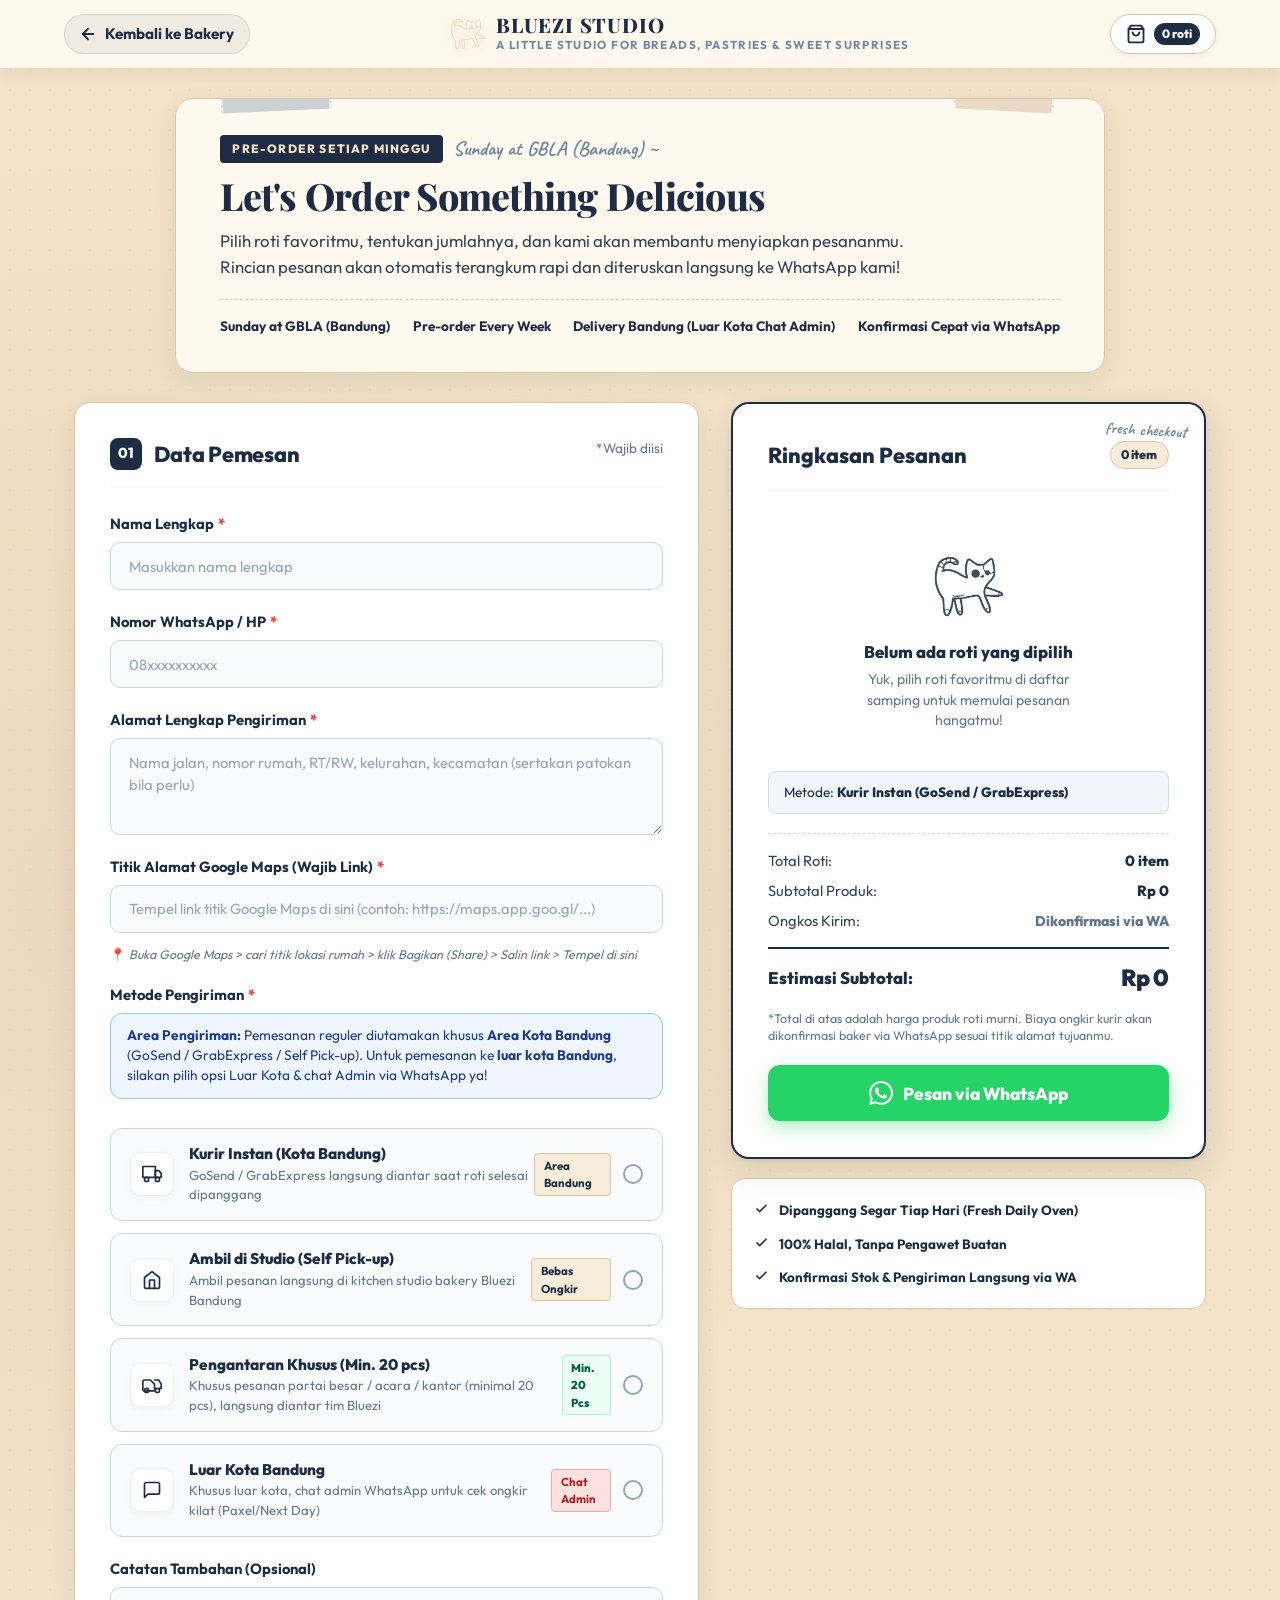
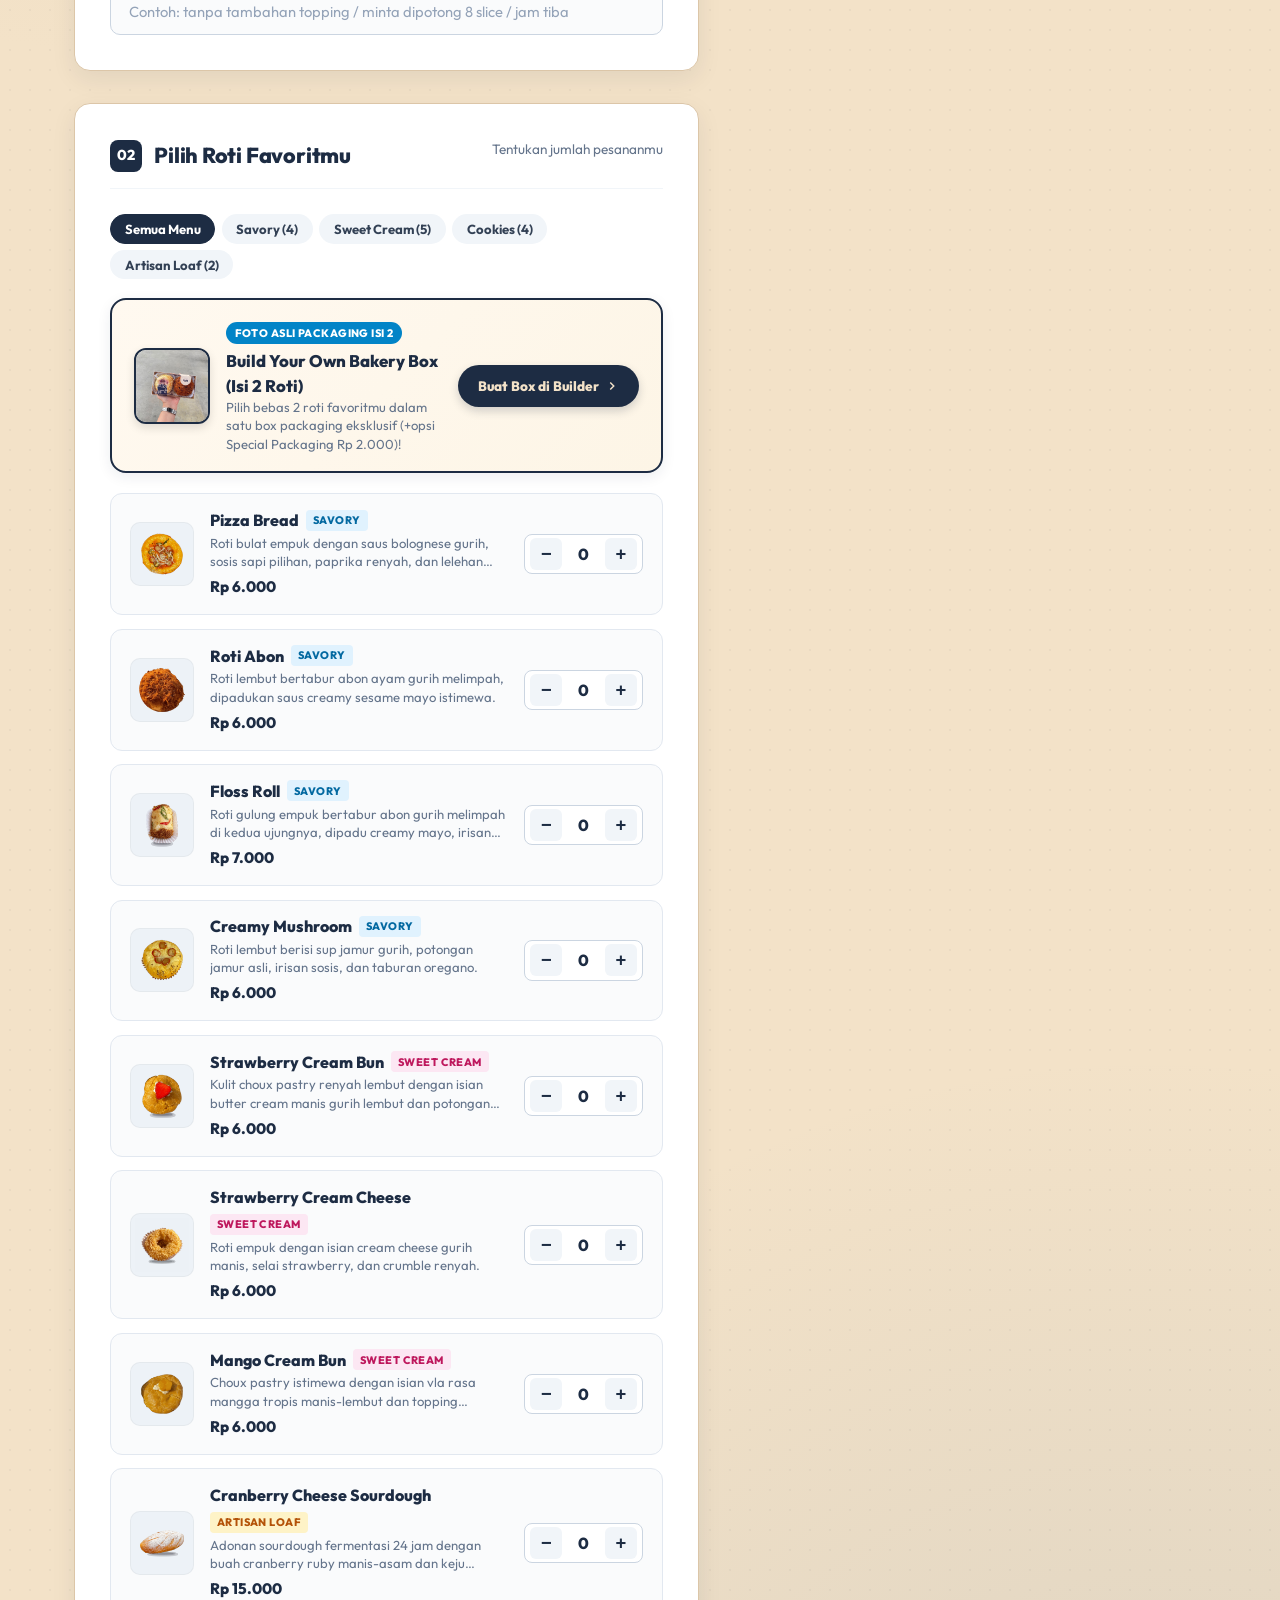
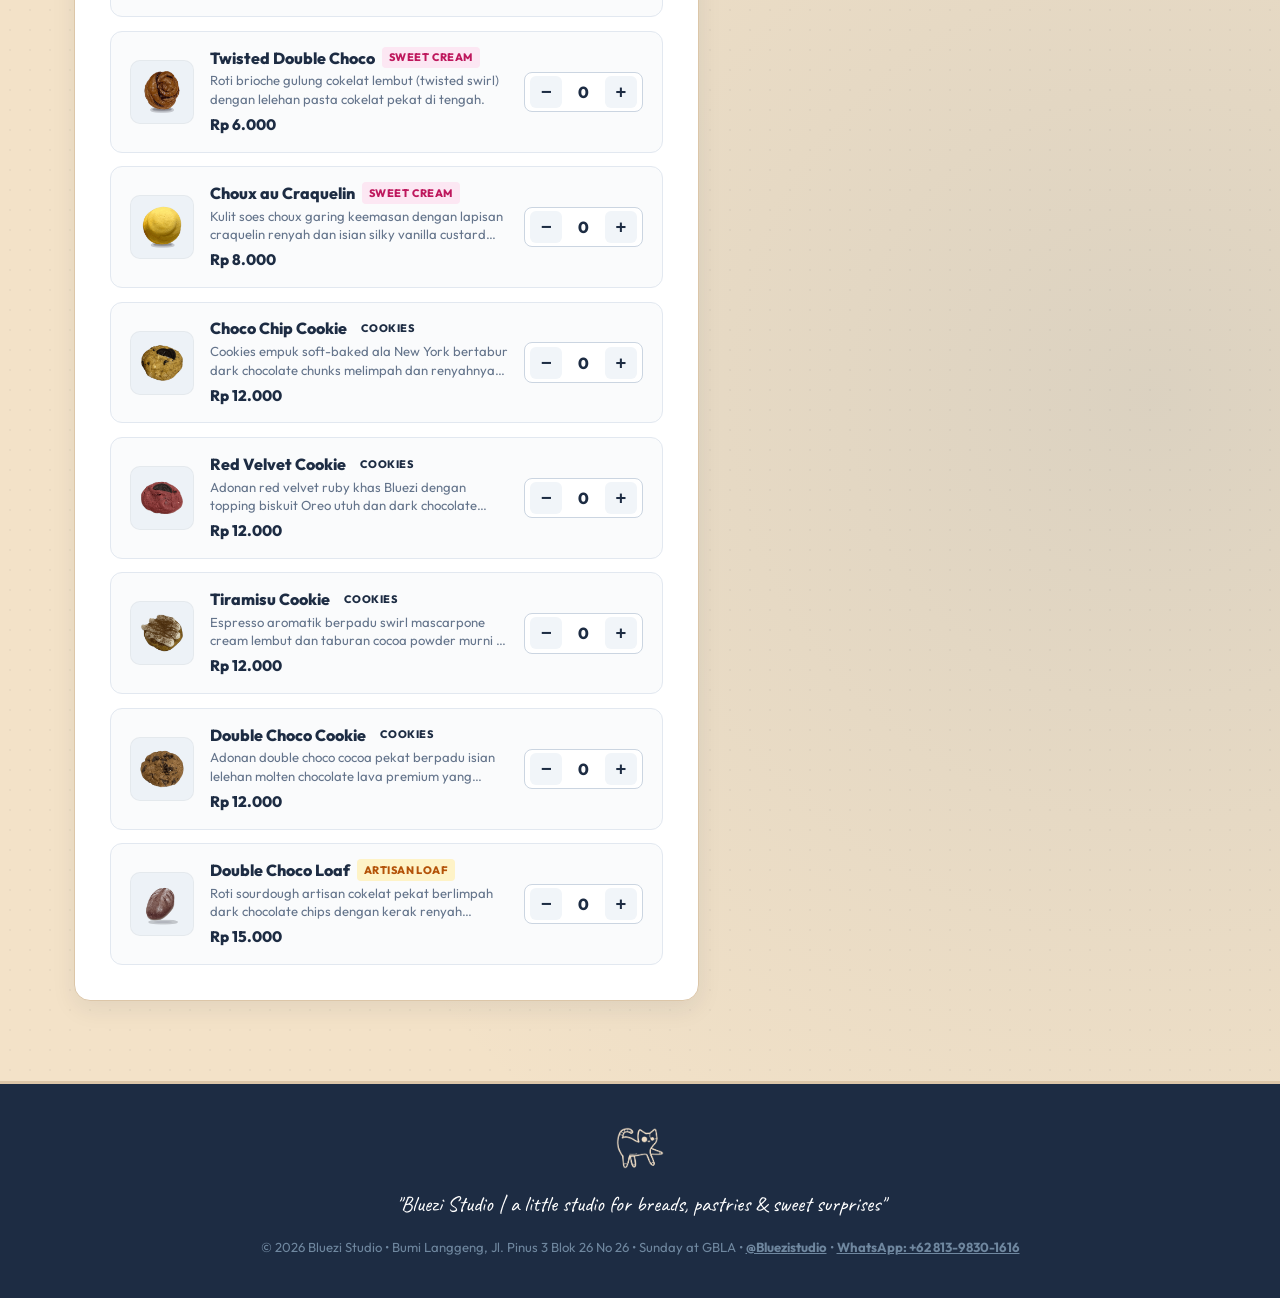
<file: order.html>
<!DOCTYPE html>
<html lang="id">
<head>
  <meta charset="UTF-8">
  <meta name="viewport" content="width=device-width, initial-scale=1.0">
  <title>Pemesanan Roti — BLUEZ' BAKERY | Artisan Bakery & Sourdough</title>
  <!-- Favicon / Cat Mascot Icon -->
  <link rel="icon" type="image/x-icon" href="favicon.ico">
  <link rel="icon" type="image/png" sizes="32x32" href="assets/brand/favicon-32x32.png">
  <link rel="icon" type="image/png" sizes="16x16" href="assets/brand/favicon-16x16.png">
  <link rel="apple-touch-icon" sizes="180x180" href="apple-touch-icon.png">

  <!-- Google Fonts -->
  <link rel="preconnect" href="https://fonts.googleapis.com">
  <link rel="preconnect" href="https://fonts.gstatic.com" crossorigin>
  <link href="https://fonts.googleapis.com/css2?family=Caveat:wght@600;700&family=Outfit:wght@400;500;600;700;800;900&family=Playfair+Display:ital,wght@0,600;0,700;0,800;1,600&family=Plus+Jakarta+Sans:wght@500;600;700;800&display=swap" rel="stylesheet">

  <!-- Stylesheets -->
  <link rel="stylesheet" href="order.css?v=sticky_v9">
</head>
<body class="order-page-body">
  <div class="order-page-wrapper">

    <!-- Top Sticky Header -->
    <header class="order-site-header">
      <div class="order-header-inner">
        <!-- Back Link to Landing Page -->
        <a href="index.html" class="order-back-link" title="Kembali ke halaman utama bakery">
          <svg width="18" height="18" viewBox="0 0 24 24" fill="none" stroke="currentColor" stroke-width="2.5" stroke-linecap="round" stroke-linejoin="round">
            <line x1="19" y1="12" x2="5" y2="12"></line>
            <polyline points="12 19 5 12 12 5"></polyline>
          </svg>
          <span>Kembali ke Bakery</span>
        </a>

        <!-- Brand Centerpiece -->
        <a href="index.html" class="order-brand-center" title="Bluez' Bakery">
          <img src="assets/brand/cat_cream.png" alt="Bluezi Cat Mascot" class="order-brand-cat">
          <div class="order-brand-text">
            <span class="order-brand-title">BLUEZI STUDIO</span>
            <span class="order-brand-sub">a little studio for breads, pastries & sweet surprises</span>
          </div>
        </a>

        <!-- Shopping Bag Counter -->
        <div class="order-header-cart" id="orderHeaderCart" title="Klik untuk lihat ringkasan pesanan">
          <svg width="20" height="20" viewBox="0 0 24 24" fill="none" stroke="currentColor" stroke-width="2.2" stroke-linecap="round" stroke-linejoin="round">
            <path d="M6 2L3 6v14a2 2 0 0 0 2 2h14a2 2 0 0 0 2-2V6l-3-4z"></path>
            <line x1="3" y1="6" x2="21" y2="6"></line>
            <path d="M16 10a4 4 0 0 1-8 0"></path>
          </svg>
          <span class="order-header-cart-badge" id="headerCartCount">0 roti</span>
        </div>
      </div>
    </header>

    <!-- Hero Introduction Banner -->
    <section class="order-hero-banner">
      <div class="order-hero-paper">
        <div class="washi-tape-top-left" aria-hidden="true"></div>
        <div class="washi-tape-top-right" aria-hidden="true"></div>

        <div class="order-hero-meta">
          <span class="order-hero-tag">PRE-ORDER SETIAP MINGGU</span>
          <span class="order-hero-handwrite">Sunday at GBLA (Bandung) ~</span>
        </div>

        <h1 class="order-hero-title">Let's Order Something Delicious</h1>
        <p class="order-hero-desc">
          Pilih roti favoritmu, tentukan jumlahnya, dan kami akan membantu menyiapkan pesananmu. Rincian pesanan akan otomatis terangkum rapi dan diteruskan langsung ke WhatsApp kami!
        </p>

        <div class="order-perks-row">
          <div class="order-perk-item">
            <span>Sunday at GBLA (Bandung)</span>
          </div>
          <div class="order-perk-item">
            <span>Pre-order Every Week</span>
          </div>
          <div class="order-perk-item">
            <span>Delivery Bandung (Luar Kota Chat Admin)</span>
          </div>
          <div class="order-perk-item">
            <span>Konfirmasi Cepat via WhatsApp</span>
          </div>
        </div>
      </div>
    </section>

    <!-- Main Two-Column Layout -->
    <main class="order-main-container">
      
      <!-- LEFT COLUMN: Customer Info Form + Product Selection -->
      <div class="order-left-column">

        <!-- 01 — Data Pemesan Section -->
        <section class="order-card-section" id="sectionDataPemesan">
          <div class="order-section-header">
            <div class="order-section-title-wrap">
              <span class="order-step-num">01</span>
              <h2 class="order-section-title">Data Pemesan</h2>
            </div>
            <span class="order-section-hint">*Wajib diisi</span>
          </div>

          <form class="order-form-fields" onsubmit="event.preventDefault()">
            <!-- Full Name -->
            <div class="order-form-group">
              <label for="custName" class="order-field-label">
                Nama Lengkap <span class="required-star">*</span>
              </label>
              <input 
                type="text" 
                id="custName" 
                class="order-field-input" 
                placeholder="Masukkan nama lengkap" 
                required 
                autocomplete="name"
              >
              <div class="field-error-msg" id="errorName"></div>
            </div>

            <!-- WhatsApp Number -->
            <div class="order-form-group">
              <label for="custPhone" class="order-field-label">
                Nomor WhatsApp / HP <span class="required-star">*</span>
              </label>
              <input 
                type="tel" 
                id="custPhone" 
                class="order-field-input" 
                placeholder="08xxxxxxxxxx" 
                required 
                autocomplete="tel"
              >
              <div class="field-error-msg" id="errorPhone"></div>
            </div>

            <!-- Full Address -->
            <div class="order-form-group">
              <label for="custAddress" class="order-field-label">
                Alamat Lengkap Pengiriman <span class="required-star">*</span>
              </label>
              <textarea 
                id="custAddress" 
                class="order-field-textarea" 
                rows="3" 
                placeholder="Nama jalan, nomor rumah, RT/RW, kelurahan, kecamatan (sertakan patokan bila perlu)" 
                required 
                autocomplete="street-address"
              ></textarea>
              <div class="field-error-msg" id="errorAddress"></div>
            </div>

            <!-- Titik Alamat Google Maps (Wajib Link) -->
            <div class="order-form-group">
              <label for="custMapsLink" class="order-field-label">
                Titik Alamat Google Maps (Wajib Link) <span class="required-star">*</span>
              </label>
              <input 
                type="url" 
                id="custMapsLink" 
                class="order-field-input" 
                placeholder="Tempel link titik Google Maps di sini (contoh: https://maps.app.goo.gl/...)" 
                required 
                autocomplete="off"
              >
              <div class="field-hint-text" style="font-size:0.78rem; color:#64748b; margin-top:0.35rem; line-height:1.4;">
                📍 <em>Buka Google Maps &gt; cari titik lokasi rumah &gt; klik Bagikan (Share) &gt; Salin link &gt; Tempel di sini</em>
              </div>
              <div class="field-error-msg" id="errorMapsLink"></div>
            </div>

            <!-- Delivery Method Selection -->
            <div class="order-form-group">
              <label class="order-field-label">
                Metode Pengiriman <span class="required-star">*</span>
              </label>

              <div class="delivery-notice-box" style="background:#eff6ff; border:1.5px solid #93c5fd; padding:0.75rem 1rem; border-radius:12px; margin-bottom:1rem; font-size:0.86rem; color:#1e3a8a; line-height:1.45;">
                <strong>Area Pengiriman:</strong> Pemesanan reguler diutamakan khusus <strong>Area Kota Bandung</strong> (GoSend / GrabExpress / Self Pick-up). Untuk pemesanan ke <strong>luar kota Bandung</strong>, silakan pilih opsi Luar Kota & chat Admin via WhatsApp ya!
              </div>

              <div class="delivery-options-grid">
                <!-- Option 1: Kurir Instan Bandung -->
                <div class="delivery-card selected" data-value="Kurir Instan Bandung (GoSend / GrabExpress)">
                  <input type="radio" name="orderDelivery" value="Kurir Instan Bandung (GoSend / GrabExpress)" checked>
                  <div class="delivery-card-left">
                    <div class="delivery-icon-box">
                      <svg width="20" height="20" viewBox="0 0 24 24" fill="none" stroke="currentColor" stroke-width="2" stroke-linecap="round" stroke-linejoin="round"><rect x="1" y="3" width="15" height="13"></rect><polygon points="16 8 20 8 23 11 23 16 16 16 16 8"></polygon><circle cx="5.5" cy="18.5" r="2.5"></circle><circle cx="18.5" cy="18.5" r="2.5"></circle></svg>
                    </div>
                    <div class="delivery-text-info">
                      <span class="delivery-name">Kurir Instan (Kota Bandung)</span>
                      <span class="delivery-desc">GoSend / GrabExpress langsung diantar saat roti selesai dipanggang</span>
                    </div>
                  </div>
                  <div class="delivery-card-right">
                    <span class="delivery-badge-tag">Area Bandung</span>
                    <div class="custom-radio-circle"></div>
                  </div>
                </div>

                <!-- Option 2: Ambil di Toko -->
                <div class="delivery-card" data-value="Ambil di Studio (Self Pick-up Bandung)">
                  <input type="radio" name="orderDelivery" value="Ambil di Studio (Self Pick-up Bandung)">
                  <div class="delivery-card-left">
                    <div class="delivery-icon-box">
                      <svg width="20" height="20" viewBox="0 0 24 24" fill="none" stroke="currentColor" stroke-width="2" stroke-linecap="round" stroke-linejoin="round"><path d="M3 9l9-7 9 7v11a2 2 0 0 1-2 2H5a2 2 0 0 1-2-2z"></path><polyline points="9 22 9 12 15 12 15 22"></polyline></svg>
                    </div>
                    <div class="delivery-text-info">
                      <span class="delivery-name">Ambil di Studio (Self Pick-up)</span>
                      <span class="delivery-desc">Ambil pesanan langsung di kitchen studio bakery Bluezi Bandung</span>
                    </div>
                  </div>
                  <div class="delivery-card-right">
                    <span class="delivery-badge-tag">Bebas Ongkir</span>
                    <div class="custom-radio-circle"></div>
                  </div>
                </div>

                <!-- Option 3: Pengantaran Khusus Min 20 pcs -->
                <div class="delivery-card" data-value="Pengantaran Khusus (Minimal 20 pcs)">
                  <input type="radio" name="orderDelivery" value="Pengantaran Khusus (Minimal 20 pcs)">
                  <div class="delivery-card-left">
                    <div class="delivery-icon-box">
                      <svg width="20" height="20" viewBox="0 0 24 24" fill="none" stroke="currentColor" stroke-width="2" stroke-linecap="round" stroke-linejoin="round"><path d="M16 16v1a2 2 0 0 1-2 2H3a2 2 0 0 1-2-2V8a2 2 0 0 1 2-2h7l5 5v5z"></path><circle cx="5.5" cy="18.5" r="2.5"></circle><circle cx="18.5" cy="18.5" r="2.5"></circle><path d="M15 6h5l3 5v5h-2"></path></svg>
                    </div>
                    <div class="delivery-text-info">
                      <span class="delivery-name">Pengantaran Khusus (Min. 20 pcs)</span>
                      <span class="delivery-desc">Khusus pesanan partai besar / acara / kantor (minimal 20 pcs), langsung diantar tim Bluezi</span>
                    </div>
                  </div>
                  <div class="delivery-card-right">
                    <span class="delivery-badge-tag" style="background:#ecfdf5; color:#065f46; border-color:#a7f3d0; font-weight:800;">Min. 20 Pcs</span>
                    <div class="custom-radio-circle"></div>
                  </div>
                </div>

                <!-- Option 4: Luar Kota Chat Admin -->
                <div class="delivery-card" data-value="Luar Kota Bandung (Chat Admin WA)">
                  <input type="radio" name="orderDelivery" value="Luar Kota Bandung (Chat Admin WA)">
                  <div class="delivery-card-left">
                    <div class="delivery-icon-box">
                      <svg width="20" height="20" viewBox="0 0 24 24" fill="none" stroke="currentColor" stroke-width="2" stroke-linecap="round" stroke-linejoin="round"><path d="M21 15a2 2 0 0 1-2 2H7l-4 4V5a2 2 0 0 1 2-2h14a2 2 0 0 1 2 2z"></path></svg>
                    </div>
                    <div class="delivery-text-info">
                      <span class="delivery-name">Luar Kota Bandung</span>
                      <span class="delivery-desc">Khusus luar kota, chat admin WhatsApp untuk cek ongkir kilat (Paxel/Next Day)</span>
                    </div>
                  </div>
                  <div class="delivery-card-right">
                    <span class="delivery-badge-tag" style="background:#fee2e2; color:#b91c1c; border-color:#fca5a5;">Chat Admin</span>
                    <div class="custom-radio-circle"></div>
                  </div>
                </div>
              </div>
            </div>

            <!-- Notes -->
            <div class="order-form-group">
              <label for="custNotes" class="order-field-label">
                Catatan Tambahan (Opsional)
              </label>
              <input 
                type="text" 
                id="custNotes" 
                class="order-field-input" 
                placeholder="Contoh: tanpa tambahan topping / minta dipotong 8 slice / jam tiba"
              >
            </div>
          </form>
        </section>

        <!-- 02 — Pilih Roti Favoritmu Section -->
        <section class="order-card-section" id="sectionPilihRoti">
          <div class="order-section-header">
            <div class="order-section-title-wrap">
              <span class="order-step-num">02</span>
              <h2 class="order-section-title">Pilih Roti Favoritmu</h2>
            </div>
            <span class="order-section-hint">Tentukan jumlah pesananmu</span>
          </div>

          <!-- Category Filter Pills Toolbar -->
          <div class="order-products-toolbar">
            <div class="order-filter-pills" role="tablist" aria-label="Kategori Roti">
              <button type="button" class="order-filter-pill active" data-filter="all">Semua Menu</button>
              <button type="button" class="order-filter-pill" data-filter="savory">Savory (4)</button>
              <button type="button" class="order-filter-pill" data-filter="sweet">Sweet Cream (5)</button>
              <button type="button" class="order-filter-pill" data-filter="cookies">Cookies (4)</button>
              <button type="button" class="order-filter-pill" data-filter="sourdough">Artisan Loaf (2)</button>
            </div>
          </div>

          <!-- Build Your Own Bakery Box Callout Banner -->
          <div class="order-box-builder-promo" style="background: linear-gradient(135deg, #fff9f0 0%, #fdf5e6 100%); border: 2px solid #1D2C43; border-radius: 16px; padding: 1.15rem 1.35rem; margin-bottom: 1.25rem; display: flex; align-items: center; justify-content: space-between; gap: 1.25rem; flex-wrap: wrap; box-shadow: 0 4px 14px rgba(29, 44, 67, 0.08);">
            <div style="display: flex; align-items: center; gap: 1rem; flex: 1; min-width: 260px;">
              <img src="assets/souvenir_roti/box-packaging-berry-abon.jpg" alt="Packaging Box Isi 2 Roti" style="width: 76px; height: 76px; object-fit: cover; border-radius: 12px; border: 2px solid #1D2C43; box-shadow: 0 4px 10px rgba(0,0,0,0.12); flex-shrink: 0;">
              <div>
                <div style="display: inline-block; background: #0284c7; color: #ffffff; font-size: 0.68rem; font-weight: 800; padding: 0.15rem 0.55rem; border-radius: 999px; margin-bottom: 0.25rem; letter-spacing: 0.04em;">FOTO ASLI PACKAGING ISI 2</div>
                <div style="font-family: var(--font-display, 'Outfit', serif); font-size: 1.05rem; font-weight: 800; color: #1D2C43;">
                  Build Your Own Bakery Box (Isi 2 Roti)
                </div>
                <div style="font-size: 0.82rem; color: #64748b; line-height: 1.4;">
                  Pilih bebas 2 roti favoritmu dalam satu box packaging eksklusif (+opsi Special Packaging Rp 2.000)!
                </div>
              </div>
            </div>
            <a href="index.html#box-builder" class="btn-custom-box-link" style="background: #1D2C43; color: #F3E2C8; padding: 0.65rem 1.25rem; border-radius: 999px; font-weight: 800; font-size: 0.85rem; text-decoration: none; display: inline-flex; align-items: center; gap: 0.4rem; white-space: nowrap; box-shadow: 0 4px 10px rgba(29, 44, 67, 0.2);">
              <span>Buat Box di Builder</span>
              <svg width="14" height="14" viewBox="0 0 24 24" fill="none" stroke="currentColor" stroke-width="2.5"><polyline points="9 18 15 12 9 6"></polyline></svg>
            </a>
          </div>

          <!-- Dynamic Products List -->
          <div class="products-selection-list" id="productsListContainer">
            <!-- Populated via order.js -->
          </div>
        </section>

      </div>

      <!-- RIGHT COLUMN: Sticky Order Summary Card -->
      <aside class="order-right-column">
        <div class="order-summary-card">
          <div class="summary-corner-badge">fresh checkout</div>

          <div class="summary-header">
            <h2 class="summary-title">
              <span>Ringkasan Pesanan</span>
            </h2>
            <span class="summary-badge-pill" id="summaryHeaderBadge">0 item</span>
          </div>

          <!-- Empty State (Shown when 0 items) -->
          <div class="summary-empty-state" id="summaryEmptyState">
            <img src="assets/brand/cat_navy.png" alt="Bluezi Cat" class="summary-empty-cat">
            <h3 class="summary-empty-title">Belum ada roti yang dipilih</h3>
            <p class="summary-empty-desc">Yuk, pilih roti favoritmu di daftar samping untuk memulai pesanan hangatmu!</p>
          </div>

          <!-- Selected Products List (Shown when items > 0) -->
          <div class="summary-items-list" id="summaryItemsList" style="display: none;">
            <!-- Populated via order.js -->
          </div>

          <!-- Selected Delivery Pill -->
          <div class="summary-delivery-pill-box" id="summaryDeliveryPill">
            <span>Metode: <strong>Kurir Instan</strong></span>
          </div>

          <!-- Price Calculations Breakdown -->
          <div class="summary-calc-breakdown">
            <div class="summary-calc-row">
              <span>Total Roti:</span>
              <strong id="summaryTotalCount">0 item</strong>
            </div>
            <div class="summary-calc-row">
              <span>Subtotal Produk:</span>
              <strong id="summarySubtotal">Rp 0</strong>
            </div>
            <div class="summary-calc-row">
              <span>Ongkos Kirim:</span>
              <strong style="color: #64748b; font-size: 0.88rem;">Dikonfirmasi via WA</strong>
            </div>

            <div class="summary-calc-row total-row">
              <span class="summary-total-label">Estimasi Subtotal:</span>
              <span class="summary-total-amount" id="summaryTotalEstimate">Rp 0</span>
            </div>
          </div>

          <p class="summary-disclaimer">
            *Total di atas adalah harga produk roti murni. Biaya ongkir kurir akan dikonfirmasi baker via WhatsApp sesuai titik alamat tujuanmu.
          </p>

          <!-- WhatsApp Order Submit Button -->
          <button type="button" class="btn-whatsapp-order" id="btnSubmitOrder" title="Kirim rincian pesanan ke WhatsApp Bluezi Bakery">
            <svg width="24" height="24" viewBox="0 0 24 24" fill="currentColor">
              <path d="M17.472 14.382c-.297-.149-1.758-.867-2.03-.967-.273-.099-.471-.148-.67.15-.197.297-.767.966-.94 1.164-.173.199-.347.223-.644.075-.297-.15-1.255-.463-2.39-1.475-.883-.788-1.48-1.761-1.653-2.059-.173-.297-.018-.458.13-.606.134-.133.298-.347.446-.52.149-.174.198-.298.298-.497.099-.198.05-.371-.025-.52-.075-.149-.669-1.612-.916-2.207-.242-.579-.487-.5-.669-.51-.173-.008-.371-.01-.57-.01-.198 0-.52.074-.792.372-.272.297-1.04 1.016-1.04 2.479 0 1.462 1.065 2.875 1.213 3.074.149.198 2.096 3.2 5.077 4.487.709.306 1.262.489 1.694.625.712.227 1.36.195 1.871.118.571-.085 1.758-.719 2.006-1.413.248-.694.248-1.289.173-1.413-.074-.124-.272-.198-.57-.347m-5.421 7.403h-.004a9.87 9.87 0 01-5.031-1.378l-.361-.214-3.741.982.998-3.648-.235-.374a9.86 9.86 0 01-1.51-5.26c.001-5.45 4.436-9.884 9.888-9.884 2.64 0 5.122 1.03 6.988 2.898a9.825 9.825 0 012.893 6.994c-.003 5.45-4.437 9.885-9.885 9.885m8.413-18.297A11.815 11.815 0 0012.05 0C5.495 0 .16 5.335.157 11.892c0 2.096.547 4.142 1.588 5.945L0 24l6.335-1.652c1.746.953 3.71 1.456 5.711 1.458h.005c6.554 0 11.89-5.335 11.893-11.893a11.821 11.821 0 00-3.48-8.413z"/>
            </svg>
            <span>Pesan via WhatsApp</span>
          </button>
        </div>

        <!-- Trust Badges Container -->
        <div class="summary-trust-box">
          <div class="trust-item">
            <span class="trust-icon">
              <svg width="15" height="15" viewBox="0 0 24 24" fill="none" stroke="currentColor" stroke-width="2.5"><polyline points="20 6 9 17 4 12"></polyline></svg>
            </span>
            <span>Dipanggang Segar Tiap Hari (Fresh Daily Oven)</span>
          </div>
          <div class="trust-item">
            <span class="trust-icon">
              <svg width="15" height="15" viewBox="0 0 24 24" fill="none" stroke="currentColor" stroke-width="2.5"><polyline points="20 6 9 17 4 12"></polyline></svg>
            </span>
            <span>100% Halal, Tanpa Pengawet Buatan</span>
          </div>
          <div class="trust-item">
            <span class="trust-icon">
              <svg width="15" height="15" viewBox="0 0 24 24" fill="none" stroke="currentColor" stroke-width="2.5"><polyline points="20 6 9 17 4 12"></polyline></svg>
            </span>
            <span>Konfirmasi Stok & Pengiriman Langsung via WA</span>
          </div>
        </div>
      </aside>

    </main>

    <!-- Footer -->
    <footer class="order-footer">
      <div class="order-footer-inner">
        <img src="assets/brand/cat_cream.png" alt="Bluezi Cat" class="order-footer-cat">
        <p class="order-footer-quote">"Bluezi Studio | a little studio for breads, pastries & sweet surprises"</p>
        <p class="order-footer-copy">
          © 2026 Bluezi Studio • Bumi Langgeng, Jl. Pinus 3 Blok 26 No 26 • Sunday at GBLA • <a href="https://www.instagram.com/bluezistudio/" target="_blank" rel="noopener" style="color:var(--brand-cream); font-weight:700;">@Bluezistudio</a> • <a href="https://wa.me/6281398301616" target="_blank" rel="noopener" style="color:var(--brand-cream); font-weight:700;">WhatsApp: +62 813-9830-1616</a>
        </p>
      </div>
    </footer>

    <!-- Mobile Sticky Floating Summary & Checkout Bar -->
    <div class="order-mobile-sticky-bar" id="orderMobileBar">
      <div class="mobile-bar-info">
        <span class="mobile-bar-count" id="mobileBarCount">0 Roti dipilih</span>
        <span class="mobile-bar-total" id="mobileBarTotal">Rp 0</span>
      </div>
      <button type="button" class="mobile-bar-btn" id="mobileBarBtn" onclick="scrollToOrderSummary()">
        <span>Lihat Ringkasan</span>
        <svg width="18" height="18" viewBox="0 0 24 24" fill="none" stroke="currentColor" stroke-width="2.5" stroke-linecap="round" stroke-linejoin="round">
          <line x1="5" y1="12" x2="19" y2="12"></line>
          <polyline points="12 5 19 12 12 19"></polyline>
        </svg>
      </button>
    </div>

  </div>

  <!-- Toast Notification Container -->
  <div class="order-toast-container" id="orderToastContainer"></div>

  <!-- Order Page Logic Script -->
  <script src="order.js?v=20261116_v21"></script>
</body>
</html>
</file>
<file: order.css>
/* ==========================================================================
   BLUEZ' BAKERY — DEDICATED ORDERING PAGE STYLESHEET (order.css)
   Aesthetic: Premium Scrapbook E-Commerce UI
   Palette: #1D2C43 (Navy), #F3E2C8 (Cream), #FFF9F0 (Warm White),
            #6F879F (Muted Blue), #DCC6A8 (Soft Beige)
   ========================================================================== */

:root {
  --navy-dark: #121c38;
  --navy-primary: #1d2c43;
  --navy-hover: #141f2e;
  --navy-light: #2c4263;
  --cream-bg: #f3e2c8;
  --cream-warm: #f7ebd9;
  --cream-white: #fff9f0;
  --card-bg: #ffffff;
  --muted-blue: #6f879f;
  --soft-beige: #dcc6a8;
  --border-subtle: #e2e8f0;
  --border-beige: #dcc6a8;
  --text-dark: #1d2c43;
  --text-body: #334155;
  --text-muted: #64748b;
  --whatsapp-green: #25d366;
  --whatsapp-hover: #20bd5a;
  --error-red: #e53e3e;
  --error-bg: #fff5f5;
  --font-primary: 'Outfit', -apple-system, BlinkMacSystemFont, 'Segoe UI', Roboto, sans-serif;
  --font-serif: 'Playfair Display', Georgia, serif;
  --font-hand: 'Caveat', cursive;
  --shadow-sm: 0 2px 6px rgba(29, 44, 67, 0.05);
  --shadow-md: 0 8px 24px rgba(29, 44, 67, 0.08);
  --shadow-lg: 0 16px 36px rgba(29, 44, 67, 0.12);
  --shadow-sticky: 0 12px 32px rgba(29, 44, 67, 0.12), 0 2px 6px rgba(29, 44, 67, 0.06);
}

/* Reset & Base */
*, *::before, *::after {
  box-sizing: border-box;
  margin: 0;
  padding: 0;
}

html {
  scroll-behavior: smooth;
  font-size: 16px;
  overflow-x: clip;
}

body.order-page-body {
  font-family: var(--font-primary);
  background-color: var(--cream-bg);
  background-image: 
    radial-gradient(circle at 10% 20%, rgba(220, 198, 168, 0.35) 0%, transparent 20%),
    radial-gradient(circle at 90% 80%, rgba(111, 135, 159, 0.18) 0%, transparent 25%),
    radial-gradient(rgba(29, 44, 67, 0.04) 1px, transparent 1px);
  background-size: 100% 100%, 100% 100%, 20px 20px;
  color: var(--text-dark);
  min-height: 100vh;
  line-height: 1.5;
  overflow-x: clip;
  -webkit-font-smoothing: antialiased;
}

/* Scrapbook Decorative Edge Elements */
.order-page-wrapper {
  position: relative;
  min-height: 100vh;
  display: flex;
  flex-direction: column;
}

/* ==========================================================================
   ORDER HEADER
   ========================================================================== */
.order-site-header {
  background: rgba(255, 249, 240, 0.94);
  backdrop-filter: blur(12px);
  -webkit-backdrop-filter: blur(12px);
  border-bottom: 1.5px solid rgba(220, 198, 168, 0.7);
  position: sticky;
  top: 0;
  z-index: 100;
  box-shadow: 0 4px 18px rgba(29, 44, 67, 0.06);
}

.order-header-inner {
  max-width: 1200px;
  margin: 0 auto;
  padding: 0.85rem 1.5rem;
  display: flex;
  align-items: center;
  justify-content: space-between;
  gap: 1rem;
}

/* Back Link */
.order-back-link {
  display: inline-flex;
  align-items: center;
  gap: 0.5rem;
  color: var(--navy-primary);
  text-decoration: none;
  font-weight: 700;
  font-size: 0.95rem;
  padding: 0.5rem 0.9rem;
  border-radius: 999px;
  background: rgba(29, 44, 67, 0.06);
  border: 1px solid rgba(29, 44, 67, 0.12);
  transition: all 0.2s cubic-bezier(0.2, 0.8, 0.2, 1);
}

.order-back-link:hover {
  background: var(--navy-primary);
  color: #ffffff;
  transform: translateX(-3px);
  box-shadow: var(--shadow-sm);
}

.order-back-link svg {
  transition: transform 0.2s ease;
}

.order-back-link:hover svg {
  transform: translateX(-2px);
}

/* Brand Wordmark & Cat */
.order-brand-center {
  display: flex;
  align-items: center;
  gap: 0.65rem;
  text-decoration: none;
}

.order-brand-cat {
  width: 36px;
  height: 36px;
  object-fit: contain;
  filter: drop-shadow(0 2px 4px rgba(29, 44, 67, 0.15));
  transition: transform 0.3s ease;
}

.order-brand-center:hover .order-brand-cat {
  transform: rotate(-8deg) scale(1.08);
}

.order-brand-text {
  display: flex;
  flex-direction: column;
}

.order-brand-title {
  font-family: var(--font-serif);
  font-weight: 800;
  font-size: 1.25rem;
  color: var(--navy-primary);
  letter-spacing: 0.04em;
  line-height: 1.1;
}

.order-brand-sub {
  font-size: 0.72rem;
  font-weight: 700;
  letter-spacing: 0.12em;
  text-transform: uppercase;
  color: var(--muted-blue);
}

/* Header Cart Indicator */
.order-header-cart {
  display: inline-flex;
  align-items: center;
  gap: 0.5rem;
  background: #ffffff;
  border: 1.5px solid var(--border-beige);
  padding: 0.45rem 0.95rem;
  border-radius: 999px;
  box-shadow: var(--shadow-sm);
  font-size: 0.88rem;
  font-weight: 700;
  color: var(--navy-primary);
  cursor: pointer;
  transition: all 0.2s ease;
}

.order-header-cart:hover {
  border-color: var(--navy-primary);
  transform: translateY(-1px);
}

.order-header-cart svg {
  color: var(--navy-primary);
}

.order-header-cart-badge {
  background: var(--navy-primary);
  color: #ffffff;
  font-size: 0.75rem;
  font-weight: 800;
  padding: 0.15rem 0.5rem;
  border-radius: 999px;
  min-width: 22px;
  text-align: center;
}

/* ==========================================================================
   PAGE HERO TITLE & INTRO
   ========================================================================== */
.order-hero-banner {
  max-width: 1180px;
  margin: 1.8rem auto 0;
  padding: 0 1.5rem;
  position: relative;
}

.order-hero-paper {
  background: var(--cream-white);
  border-radius: 18px;
  padding: 2.2rem 2.8rem;
  border: 1.5px solid var(--border-beige);
  box-shadow: var(--shadow-md);
  position: relative;
  overflow: hidden;
}

/* Washi Tape Decorations on Hero */
.washi-tape-top-left {
  position: absolute;
  top: -10px;
  left: 45px;
  width: 110px;
  height: 22px;
  background: rgba(111, 135, 159, 0.35);
  border-left: 2px dashed rgba(255, 255, 255, 0.7);
  border-right: 2px dashed rgba(255, 255, 255, 0.7);
  transform: rotate(-2.5deg);
  pointer-events: none;
}

.washi-tape-top-right {
  position: absolute;
  top: -10px;
  right: 50px;
  width: 100px;
  height: 22px;
  background: rgba(220, 198, 168, 0.6);
  border-left: 2px dashed rgba(255, 255, 255, 0.7);
  border-right: 2px dashed rgba(255, 255, 255, 0.7);
  transform: rotate(3deg);
  pointer-events: none;
}

.order-hero-meta {
  display: flex;
  align-items: center;
  gap: 0.6rem;
  margin-bottom: 0.65rem;
}

.order-hero-tag {
  display: inline-block;
  background: var(--navy-primary);
  color: var(--cream-bg);
  font-size: 0.75rem;
  font-weight: 800;
  letter-spacing: 0.1em;
  text-transform: uppercase;
  padding: 0.3rem 0.75rem;
  border-radius: 4px;
}

.order-hero-handwrite {
  font-family: var(--font-hand);
  font-size: 1.25rem;
  color: var(--muted-blue);
  font-weight: 700;
}

.order-hero-title {
  font-family: var(--font-serif);
  font-size: 2.35rem;
  font-weight: 800;
  color: var(--navy-primary);
  line-height: 1.15;
  margin-bottom: 0.65rem;
  letter-spacing: -0.02em;
}

.order-hero-desc {
  font-size: 1.05rem;
  color: var(--text-body);
  max-width: 720px;
  line-height: 1.55;
}

.order-perks-row {
  display: flex;
  flex-wrap: wrap;
  gap: 0.8rem 1.4rem;
  margin-top: 1.2rem;
  padding-top: 1rem;
  border-top: 1px dashed var(--border-beige);
}

.order-perk-item {
  display: inline-flex;
  align-items: center;
  gap: 0.45rem;
  font-size: 0.85rem;
  font-weight: 700;
  color: var(--navy-primary);
}

.order-perk-icon {
  font-size: 1rem;
}

/* ==========================================================================
   MAIN TWO-COLUMN CHECKOUT LAYOUT
   ========================================================================== */
.order-main-container {
  max-width: 1180px;
  margin: 1.8rem auto 5rem;
  padding: 0 1.5rem;
  display: grid;
  grid-template-columns: 1.25fr 0.95fr;
  gap: 2rem;
  align-items: start;
}

/* ==========================================================================
   LEFT COLUMN: FORM & PRODUCTS
   ========================================================================== */
.order-left-column {
  display: flex;
  flex-direction: column;
  gap: 2rem;
}

/* Standard Section Card */
.order-card-section {
  background: #ffffff;
  border-radius: 16px;
  padding: 2.2rem;
  border: 1.5px solid var(--border-beige);
  box-shadow: var(--shadow-md);
  position: relative;
  transition: box-shadow 0.25s ease;
}

.order-card-section:hover {
  box-shadow: var(--shadow-lg);
}

/* Section Header */
.order-section-header {
  display: flex;
  align-items: flex-start;
  justify-content: space-between;
  gap: 1rem;
  margin-bottom: 1.6rem;
  padding-bottom: 1rem;
  border-bottom: 1.5px solid #f1f5f9;
}

.order-section-title-wrap {
  display: flex;
  align-items: center;
  gap: 0.75rem;
}

.order-step-num {
  display: inline-flex;
  align-items: center;
  justify-content: center;
  width: 32px;
  height: 32px;
  background: var(--navy-primary);
  color: #ffffff;
  font-size: 0.9rem;
  font-weight: 800;
  border-radius: 8px;
}

.order-section-title {
  font-family: var(--font-primary);
  font-size: 1.35rem;
  font-weight: 800;
  color: var(--navy-primary);
  letter-spacing: -0.01em;
}

.order-section-hint {
  font-size: 0.85rem;
  color: var(--text-muted);
}

/* ==========================================================================
   01 — CUSTOMER INFORMATION FORM FIELDS
   ========================================================================== */
.order-form-fields {
  display: flex;
  flex-direction: column;
  gap: 1.3rem;
}

.order-form-group {
  display: flex;
  flex-direction: column;
  gap: 0.45rem;
}

.order-field-label {
  font-size: 0.92rem;
  font-weight: 700;
  color: var(--navy-primary);
  display: flex;
  align-items: center;
  gap: 0.25rem;
}

.required-star {
  color: var(--error-red);
  font-weight: 800;
}

.order-field-input,
.order-field-textarea {
  width: 100%;
  font-family: var(--font-primary);
  font-size: 0.95rem;
  color: var(--navy-primary);
  background: #fafbfc;
  border: 1.5px solid #cbd5e1;
  border-radius: 10px;
  padding: 0.82rem 1.1rem;
  transition: all 0.2s cubic-bezier(0.2, 0.8, 0.2, 1);
}

.order-field-input {
  height: 48px;
}

.order-field-textarea {
  min-height: 90px;
  resize: vertical;
  line-height: 1.5;
}

.order-field-input::placeholder,
.order-field-textarea::placeholder {
  color: #94a3b8;
  font-size: 0.92rem;
}

.order-field-input:focus,
.order-field-textarea:focus {
  outline: none;
  background: #ffffff;
  border-color: var(--navy-primary);
  box-shadow: 0 0 0 3.5px rgba(29, 44, 67, 0.12);
}

/* Invalid State */
.order-field-input.input-error,
.order-field-textarea.input-error {
  border-color: var(--error-red) !important;
  background: var(--error-bg);
  box-shadow: 0 0 0 3px rgba(229, 62, 62, 0.15) !important;
}

.field-error-msg {
  font-size: 0.8rem;
  color: var(--error-red);
  font-weight: 700;
  display: none;
  align-items: center;
  gap: 0.35rem;
  margin-top: 0.2rem;
}

.field-error-msg.visible {
  display: flex;
}

/* ==========================================================================
   DELIVERY METHOD SELECTION
   ========================================================================== */
.delivery-options-grid {
  display: grid;
  grid-template-columns: 1fr;
  gap: 0.75rem;
  margin-top: 0.35rem;
}

.delivery-card {
  display: flex;
  align-items: center;
  justify-content: space-between;
  padding: 0.95rem 1.2rem;
  border-radius: 12px;
  border: 1.5px solid #cbd5e1;
  background: #fafbfc;
  cursor: pointer;
  transition: all 0.2s cubic-bezier(0.2, 0.8, 0.2, 1);
  position: relative;
}

.delivery-card:hover {
  background: #f1f5f9;
  border-color: var(--muted-blue);
  transform: translateY(-1px);
}

.delivery-card.selected {
  border-color: var(--navy-primary);
  border-width: 2px;
  background: #f1f6fc;
  box-shadow: 0 4px 14px rgba(29, 44, 67, 0.08);
}

.delivery-card-left {
  display: flex;
  align-items: center;
  gap: 0.9rem;
}

.delivery-icon-box {
  width: 44px;
  height: 44px;
  border-radius: 10px;
  background: #ffffff;
  border: 1px solid rgba(29, 44, 67, 0.08);
  display: flex;
  align-items: center;
  justify-content: center;
  font-size: 1.35rem;
  flex-shrink: 0;
  box-shadow: 0 2px 6px rgba(0, 0, 0, 0.04);
}

.delivery-text-info {
  display: flex;
  flex-direction: column;
}

.delivery-name {
  font-size: 0.96rem;
  font-weight: 800;
  color: var(--navy-primary);
  line-height: 1.25;
}

.delivery-desc {
  font-size: 0.82rem;
  color: var(--text-muted);
  margin-top: 0.15rem;
}

.delivery-card-right {
  display: flex;
  align-items: center;
  gap: 0.75rem;
}

.delivery-badge-tag {
  font-size: 0.72rem;
  font-weight: 700;
  color: var(--navy-primary);
  background: var(--cream-warm);
  border: 1px solid var(--border-beige);
  padding: 0.2rem 0.55rem;
  border-radius: 4px;
}

.custom-radio-circle {
  width: 20px;
  height: 20px;
  border-radius: 50%;
  border: 2px solid #94a3b8;
  display: flex;
  align-items: center;
  justify-content: center;
  transition: all 0.2s ease;
  flex-shrink: 0;
}

.delivery-card.selected .custom-radio-circle {
  border-color: var(--navy-primary);
  background: var(--navy-primary);
}

.custom-radio-circle::after {
  content: '';
  width: 8px;
  height: 8px;
  border-radius: 50%;
  background: #ffffff;
  display: none;
}

.delivery-card.selected .custom-radio-circle::after {
  display: block;
}

.delivery-card input[type="radio"] {
  position: absolute;
  opacity: 0;
  pointer-events: none;
}

/* ==========================================================================
   02 — PRODUCT SELECTION (PILIH ROTI FAVORITMU)
   ========================================================================== */
.order-products-toolbar {
  display: flex;
  align-items: center;
  justify-content: space-between;
  flex-wrap: wrap;
  gap: 0.8rem;
  margin-bottom: 1.2rem;
}

.order-filter-pills {
  display: flex;
  flex-wrap: wrap;
  gap: 0.4rem;
}

.order-filter-pill {
  font-family: var(--font-primary);
  font-size: 0.82rem;
  font-weight: 700;
  color: var(--text-body);
  background: #f1f5f9;
  border: 1.5px solid transparent;
  padding: 0.35rem 0.85rem;
  border-radius: 999px;
  cursor: pointer;
  transition: all 0.18s ease;
}

.order-filter-pill:hover {
  background: #e2e8f0;
}

.order-filter-pill.active {
  background: var(--navy-primary);
  color: #ffffff;
  border-color: var(--navy-primary);
}

.products-selection-list {
  display: flex;
  flex-direction: column;
  gap: 0.85rem;
}

/* Individual Product Card in Order Page */
.order-product-card {
  display: flex;
  align-items: center;
  justify-content: space-between;
  gap: 1rem;
  padding: 0.95rem 1.15rem;
  border-radius: 12px;
  border: 1.5px solid #e2e8f0;
  background: #fafbfc;
  transition: all 0.22s cubic-bezier(0.2, 0.8, 0.2, 1);
}

.order-product-card:hover {
  border-color: #cbd5e1;
  background: #ffffff;
  box-shadow: 0 4px 12px rgba(29, 44, 67, 0.05);
}

.order-product-card.has-qty {
  border-color: var(--navy-primary);
  border-width: 1.5px;
  background: #f8fbff;
  box-shadow: 0 4px 14px rgba(29, 44, 67, 0.08);
}

.order-product-left {
  display: flex;
  align-items: center;
  gap: 1rem;
  min-width: 0;
  flex: 1;
}

.order-product-thumb-box {
  width: 64px;
  height: 64px;
  border-radius: 10px;
  background: #edf2f7;
  border: 1px solid rgba(0, 0, 0, 0.04);
  display: flex;
  align-items: center;
  justify-content: center;
  flex-shrink: 0;
  overflow: hidden;
  padding: 4px;
}

.order-product-thumb {
  width: 100%;
  height: 100%;
  object-fit: contain;
  transition: transform 0.25s ease;
}

.order-product-card:hover .order-product-thumb {
  transform: scale(1.08);
}

.order-product-details {
  display: flex;
  flex-direction: column;
  min-width: 0;
  flex: 1;
}

.order-product-title-row {
  display: flex;
  align-items: center;
  flex-wrap: wrap;
  gap: 0.45rem;
}

.order-product-name {
  font-size: 1rem;
  font-weight: 800;
  color: var(--navy-primary);
  line-height: 1.25;
}

.order-product-badge {
  font-size: 0.68rem;
  font-weight: 800;
  text-transform: uppercase;
  padding: 0.15rem 0.45rem;
  border-radius: 4px;
  letter-spacing: 0.04em;
}

.order-product-badge.badge-savory {
  background: #e0f2fe;
  color: #0369a1;
}

.order-product-badge.badge-sweet {
  background: #fce7f3;
  color: #be185d;
}

.order-product-badge.badge-sourdough {
  background: #fef3c7;
  color: #b45309;
}

.order-product-badge.badge-hampers {
  background: #ede9fe;
  color: #6d28d9;
  border: 1px solid rgba(109, 40, 217, 0.2);
}

.order-thumb-slider {
  position: relative;
  width: 72px;
  height: 72px;
  border-radius: 10px;
  background: #f8efe4;
  border: 1px solid rgba(29, 44, 65, 0.12);
  display: flex;
  align-items: center;
  justify-content: center;
  flex-shrink: 0;
  overflow: hidden;
  padding: 2px;
}

.order-thumb-slider .order-product-thumb {
  width: 100%;
  height: 100%;
  object-fit: cover;
  border-radius: 8px;
}

.order-thumb-nav {
  position: absolute;
  bottom: 2px;
  left: 2px;
  right: 2px;
  display: flex;
  align-items: center;
  justify-content: space-between;
  background: rgba(20, 31, 46, 0.78);
  backdrop-filter: blur(4px);
  border-radius: 6px;
  padding: 1px 3px;
  color: #eedcc4;
  font-size: 0.65rem;
  font-weight: 700;
}

.order-thumb-arrow {
  background: transparent;
  border: none;
  color: #eedcc4;
  font-size: 0.85rem;
  line-height: 1;
  cursor: pointer;
  padding: 1px 3px;
  transition: transform 0.15s ease, color 0.15s ease;
}

.order-thumb-arrow:hover {
  color: #ffffff;
  transform: scale(1.2);
}

.order-thumb-counter {
  font-size: 0.62rem;
  letter-spacing: 0.02em;
}

.order-product-desc {
  font-size: 0.82rem;
  color: var(--text-muted);
  line-height: 1.4;
  margin-top: 0.2rem;
  display: -webkit-box;
  -webkit-line-clamp: 2;
  -webkit-box-orient: vertical;
  overflow: hidden;
}

.order-product-price-tag {
  font-size: 0.95rem;
  font-weight: 800;
  color: var(--navy-primary);
  margin-top: 0.35rem;
}

/* Stepper Controls */
.order-product-controls {
  display: flex;
  align-items: center;
  gap: 0.45rem;
  background: #ffffff;
  border: 1.5px solid #cbd5e1;
  border-radius: 8px;
  padding: 0.2rem 0.35rem;
  flex-shrink: 0;
}

.order-product-card.has-qty .order-product-controls {
  border-color: var(--navy-primary);
}

.stepper-btn {
  width: 32px;
  height: 32px;
  background: #f1f5f9;
  border: none;
  border-radius: 6px;
  font-size: 1.15rem;
  font-weight: 800;
  color: var(--navy-primary);
  cursor: pointer;
  display: flex;
  align-items: center;
  justify-content: center;
  transition: all 0.15s ease;
  user-select: none;
}

.stepper-btn:hover {
  background: var(--navy-primary);
  color: #ffffff;
}

.stepper-btn:active {
  transform: scale(0.92);
}

.stepper-val {
  min-width: 28px;
  text-align: center;
  font-size: 1rem;
  font-weight: 800;
  color: var(--navy-primary);
}

/* ==========================================================================
   RIGHT COLUMN: STICKY ORDER SUMMARY CARD
   ========================================================================== */
.order-right-column {
  position: sticky;
  top: 90px;
  display: flex;
  flex-direction: column;
  gap: 1.2rem;
}

.order-summary-card {
  background: #ffffff;
  border-radius: 18px;
  padding: 2.2rem;
  border: 2px solid var(--navy-primary);
  box-shadow: var(--shadow-sticky);
  position: relative;
  overflow: hidden;
}

/* Scrapbook Corner Stamp */
.summary-corner-badge {
  position: absolute;
  top: 14px;
  right: 18px;
  font-family: var(--font-hand);
  font-size: 1rem;
  color: var(--muted-blue);
  font-weight: 700;
  transform: rotate(3deg);
}

.summary-header {
  display: flex;
  align-items: center;
  justify-content: space-between;
  padding-bottom: 1.2rem;
  border-bottom: 1.5px solid #f1f5f9;
  margin-bottom: 1.2rem;
}

.summary-title {
  font-family: var(--font-primary);
  font-size: 1.35rem;
  font-weight: 800;
  color: var(--navy-primary);
  display: flex;
  align-items: center;
  gap: 0.5rem;
}

.summary-badge-pill {
  background: var(--cream-warm);
  color: var(--navy-primary);
  border: 1px solid var(--border-beige);
  font-size: 0.78rem;
  font-weight: 800;
  padding: 0.2rem 0.65rem;
  border-radius: 999px;
}

/* Empty State */
.summary-empty-state {
  display: flex;
  flex-direction: column;
  align-items: center;
  text-align: center;
  padding: 2.5rem 1rem;
}

.summary-empty-cat {
  width: 72px;
  height: 72px;
  object-fit: contain;
  margin-bottom: 1rem;
  opacity: 0.85;
}

.summary-empty-title {
  font-size: 1.05rem;
  font-weight: 800;
  color: var(--navy-primary);
  margin-bottom: 0.35rem;
}

.summary-empty-desc {
  font-size: 0.88rem;
  color: var(--text-muted);
  max-width: 240px;
  line-height: 1.45;
}

/* Selected Items List */
.summary-items-list {
  display: flex;
  flex-direction: column;
  gap: 0.75rem;
  max-height: 250px;
  overflow-y: auto;
  padding-right: 0.35rem;
  margin-bottom: 1.2rem;
}

.summary-item-row {
  display: flex;
  align-items: center;
  justify-content: space-between;
  gap: 0.75rem;
  padding: 0.65rem 0.85rem;
  background: #f8fafc;
  border-radius: 10px;
  border: 1px solid #e2e8f0;
}

.summary-item-info {
  display: flex;
  align-items: center;
  gap: 0.65rem;
  min-width: 0;
  flex: 1;
}

.summary-item-img {
  width: 36px;
  height: 36px;
  object-fit: contain;
  background: #ffffff;
  border-radius: 6px;
  padding: 2px;
  flex-shrink: 0;
}

.summary-item-title-group {
  display: flex;
  flex-direction: column;
  min-width: 0;
}

.summary-item-name {
  font-size: 0.88rem;
  font-weight: 800;
  color: var(--navy-primary);
  white-space: nowrap;
  overflow: hidden;
  text-overflow: ellipsis;
}

.summary-item-calc {
  font-size: 0.78rem;
  color: var(--text-muted);
}

.summary-item-subtotal {
  font-size: 0.92rem;
  font-weight: 800;
  color: var(--navy-primary);
  white-space: nowrap;
}

.summary-item-remove-btn {
  background: none;
  border: none;
  color: #94a3b8;
  cursor: pointer;
  padding: 0.2rem;
  display: flex;
  align-items: center;
  justify-content: center;
  border-radius: 4px;
  transition: all 0.15s ease;
}

.summary-item-remove-btn:hover {
  color: var(--error-red);
  background: #fee2e2;
}

/* Delivery Choice Display in Summary */
.summary-delivery-pill-box {
  background: #f1f6fc;
  border: 1px solid #d0dbe9;
  border-radius: 8px;
  padding: 0.65rem 0.9rem;
  margin-bottom: 1.2rem;
  display: flex;
  align-items: center;
  gap: 0.55rem;
  font-size: 0.85rem;
  color: var(--navy-primary);
}

.summary-delivery-pill-box strong {
  font-weight: 800;
}

/* Pricing Breakdown */
.summary-calc-breakdown {
  display: flex;
  flex-direction: column;
  gap: 0.5rem;
  padding-top: 1rem;
  border-top: 1.5px dashed #cbd5e1;
}

.summary-calc-row {
  display: flex;
  justify-content: space-between;
  align-items: center;
  font-size: 0.92rem;
  color: var(--text-body);
}

.summary-calc-row strong {
  font-weight: 800;
  color: var(--navy-primary);
}

.summary-calc-row.total-row {
  padding-top: 0.75rem;
  margin-top: 0.4rem;
  border-top: 2px solid var(--navy-primary);
}

.summary-total-label {
  font-size: 1.05rem;
  font-weight: 800;
  color: var(--navy-primary);
}

.summary-total-amount {
  font-size: 1.45rem;
  font-weight: 900;
  color: var(--navy-primary);
  letter-spacing: -0.02em;
}

.summary-disclaimer {
  font-size: 0.78rem;
  color: var(--text-muted);
  line-height: 1.4;
  margin: 0.9rem 0 1.3rem;
}

/* WhatsApp Primary Button */
.btn-whatsapp-order {
  width: 100%;
  display: inline-flex;
  align-items: center;
  justify-content: center;
  gap: 0.65rem;
  background: var(--whatsapp-green);
  color: #ffffff;
  font-family: var(--font-primary);
  font-size: 1.08rem;
  font-weight: 800;
  padding: 1rem 1.5rem;
  border-radius: 12px;
  border: none;
  cursor: pointer;
  box-shadow: 0 6px 18px rgba(37, 211, 102, 0.38);
  transition: all 0.22s cubic-bezier(0.2, 0.8, 0.2, 1);
  text-decoration: none;
}

.btn-whatsapp-order:hover {
  background: var(--whatsapp-hover);
  transform: translateY(-2px);
  box-shadow: 0 10px 26px rgba(37, 211, 102, 0.48);
}

.btn-whatsapp-order:active {
  transform: translateY(0) scale(0.98);
}

.btn-whatsapp-order svg {
  flex-shrink: 0;
}

/* Safety Guarantee Box */
.summary-trust-box {
  background: #ffffff;
  border-radius: 14px;
  padding: 1.2rem 1.4rem;
  border: 1px solid var(--border-beige);
  display: flex;
  flex-direction: column;
  gap: 0.6rem;
}

.trust-item {
  display: flex;
  align-items: center;
  gap: 0.6rem;
  font-size: 0.84rem;
  font-weight: 700;
  color: var(--navy-primary);
}

.trust-icon {
  font-size: 1rem;
}

/* ==========================================================================
   TOAST NOTIFICATION COMPONENT
   ========================================================================== */
.order-toast-container {
  position: fixed;
  bottom: 24px;
  right: 24px;
  z-index: 1000;
  display: flex;
  flex-direction: column;
  gap: 0.65rem;
  pointer-events: none;
}

.order-toast {
  pointer-events: auto;
  background: var(--navy-primary);
  color: #ffffff;
  padding: 0.85rem 1.25rem;
  border-radius: 10px;
  font-size: 0.92rem;
  font-weight: 700;
  box-shadow: 0 10px 30px rgba(0, 0, 0, 0.25);
  display: flex;
  align-items: center;
  gap: 0.65rem;
  animation: toastSlideUp 0.3s cubic-bezier(0.2, 0.8, 0.2, 1);
  max-width: 380px;
  border-left: 4px solid var(--cream-bg);
}

.order-toast.toast-error {
  background: var(--error-red);
  border-left-color: #ffffff;
}

.order-toast.toast-success {
  background: #15803d;
  border-left-color: var(--whatsapp-green);
}

@keyframes toastSlideUp {
  from {
    opacity: 0;
    transform: translateY(16px) scale(0.95);
  }
  to {
    opacity: 1;
    transform: translateY(0) scale(1);
  }
}

/* ==========================================================================
   FOOTER COMPONENT
   ========================================================================== */
.order-footer {
  margin-top: auto;
  background: var(--navy-primary);
  color: var(--cream-bg);
  padding: 2.5rem 1.5rem;
  text-align: center;
  border-top: 3px solid var(--soft-beige);
}

.order-footer-inner {
  max-width: 900px;
  margin: 0 auto;
  display: flex;
  flex-direction: column;
  align-items: center;
  gap: 1rem;
}

.order-footer-cat {
  width: 48px;
  height: 48px;
  object-fit: contain;
}

.order-footer-quote {
  font-family: var(--font-hand);
  font-size: 1.35rem;
  color: #ffffff;
  max-width: 600px;
}

.order-footer-copy {
  font-size: 0.82rem;
  color: var(--muted-blue);
  line-height: 1.6;
}

/* ==========================================================================
   MOBILE STICKY CHECKOUT BAR COMPONENT
   ========================================================================== */
.order-mobile-sticky-bar {
  display: none;
  position: fixed;
  bottom: 0;
  left: 0;
  right: 0;
  z-index: 150;
  background: rgba(255, 249, 240, 0.96);
  backdrop-filter: blur(14px);
  -webkit-backdrop-filter: blur(14px);
  border-top: 2px solid var(--navy-primary);
  box-shadow: 0 -6px 25px rgba(29, 44, 67, 0.15);
  padding: 0.75rem 1.15rem calc(0.75rem + env(safe-area-inset-bottom, 0px));
  align-items: center;
  justify-content: space-between;
  gap: 1rem;
  transform: translateY(100%);
  transition: transform 0.3s cubic-bezier(0.2, 0.8, 0.2, 1);
}

.order-mobile-sticky-bar.visible {
  display: flex;
  transform: translateY(0);
}

.mobile-bar-info {
  display: flex;
  flex-direction: column;
}

.mobile-bar-count {
  font-size: 0.76rem;
  font-weight: 700;
  color: var(--muted-blue);
  text-transform: uppercase;
  letter-spacing: 0.04em;
}

.mobile-bar-total {
  font-family: var(--font-primary);
  font-size: 1.22rem;
  font-weight: 900;
  color: var(--navy-primary);
}

.mobile-bar-btn {
  display: inline-flex;
  align-items: center;
  gap: 0.45rem;
  background: var(--whatsapp-green);
  color: #ffffff;
  font-family: var(--font-primary);
  font-weight: 800;
  font-size: 0.9rem;
  padding: 0.65rem 1.15rem;
  border-radius: 999px;
  border: none;
  cursor: pointer;
  box-shadow: 0 4px 14px rgba(37, 211, 102, 0.35);
  transition: transform 0.2s ease;
  white-space: nowrap;
}

.mobile-bar-btn:active {
  transform: scale(0.96);
}

/* ==========================================================================
   RESPONSIVE DESIGN (MOBILE & TABLET BREAKPOINTS)
   ========================================================================== */
@media (max-width: 960px) {
  .order-main-container {
    grid-template-columns: 1fr;
    gap: 2.2rem;
  }

  .order-right-column {
    position: static;
    order: 2;
  }

  .order-hero-paper {
    padding: 1.8rem 1.5rem;
  }

  .order-hero-title {
    font-size: 1.95rem;
  }

  .order-card-section {
    padding: 1.6rem 1.3rem;
  }
}

@media (max-width: 640px) {
  html, body {
    overflow-x: clip !important;
    width: 100% !important;
    max-width: 100vw !important;
  }

  /* Header */
  .order-header-inner {
    padding: 0.6rem 0.85rem;
    gap: 0.45rem;
  }

  .order-back-link {
    font-size: 0.78rem;
    padding: 0.35rem 0.6rem;
    gap: 0.3rem;
  }

  .order-brand-cat {
    width: 32px;
    height: 32px;
  }

  .order-brand-title {
    font-size: 1rem;
  }

  .order-brand-sub {
    display: none;
  }

  .order-header-cart {
    padding: 0.35rem 0.6rem;
    gap: 0.35rem;
  }

  .order-header-cart-badge {
    font-size: 0.78rem;
  }

  /* Hero Paper Banner */
  .order-hero-banner {
    padding: 1rem 0.85rem;
  }

  .order-hero-paper {
    padding: 1.5rem 1.15rem;
    border-radius: 14px;
  }

  .washi-tape-top-left,
  .washi-tape-top-right {
    display: none;
  }

  .order-hero-title {
    font-size: clamp(1.45rem, 6vw, 1.95rem);
    line-height: 1.2;
  }

  .order-hero-desc {
    font-size: 0.92rem;
    line-height: 1.5;
  }

  .order-perks-row {
    display: grid;
    grid-template-columns: 1fr;
    gap: 0.5rem;
  }

  /* Container & Cards */
  .order-main-container {
    padding: 0 0.85rem;
    margin: 1rem auto 5.5rem;
    gap: 1.5rem;
  }

  .order-card-section {
    padding: 1.4rem 1.1rem;
    border-radius: 14px;
  }

  .order-field-input,
  .order-field-textarea {
    font-size: 16px !important; /* Prevents auto-zoom in iOS Safari */
    padding: 0.7rem 0.85rem;
  }

  .delivery-card {
    padding: 0.75rem 0.85rem;
  }

  .delivery-icon-box {
    width: 38px;
    height: 38px;
    font-size: 1.2rem;
  }

  .delivery-name {
    font-size: 0.9rem;
  }

  .delivery-desc {
    font-size: 0.78rem;
  }

  /* Product Selection Items */
  .order-products-toolbar {
    flex-direction: column;
    align-items: stretch;
    gap: 0.6rem;
  }

  .order-filter-pills {
    overflow-x: auto;
    white-space: nowrap;
    padding-bottom: 4px;
    scrollbar-width: none;
    -webkit-overflow-scrolling: touch;
  }

  .order-filter-pills::-webkit-scrollbar {
    display: none;
  }

  .order-product-card {
    display: flex;
    flex-direction: row;
    align-items: center;
    justify-content: space-between;
    gap: 0.75rem;
    padding: 0.85rem;
    border-radius: 12px;
  }

  .order-product-left {
    display: flex;
    align-items: center;
    gap: 0.75rem;
    min-width: 0;
    flex: 1;
  }

  .order-product-thumb-box {
    width: 52px;
    height: 52px;
    border-radius: 8px;
    padding: 2px;
  }

  .order-product-name {
    font-size: 0.92rem;
  }

  .order-product-desc {
    display: none; /* Hide multi-line desc in mobile list view for clean compact row */
  }

  .order-product-price-tag {
    font-size: 0.88rem;
  }

  .order-product-controls {
    align-self: center;
    flex-shrink: 0;
  }

  .stepper-btn {
    width: 34px;
    height: 34px;
    font-size: 1.15rem;
  }

  .stepper-val {
    min-width: 24px;
    font-size: 0.95rem;
  }

  /* Summary Card */
  .order-summary-card {
    padding: 1.6rem 1.15rem;
    border-radius: 16px;
  }

  .summary-title {
    font-size: 1.2rem;
  }

  .summary-total-amount {
    font-size: 1.35rem;
  }

  .btn-whatsapp-order {
    padding: 0.9rem 1.2rem;
    font-size: 1rem;
  }

  /* Footer */
  .order-footer {
    padding: 2.2rem 1rem 4rem;
  }
}

/* Custom Box item in Order Summary */
.summary-item-box-row {
  background: #fffdf8;
  border: 1.5px solid #fed7aa;
}

.mini-box-thumbs {
  display: flex;
  position: relative;
  width: 48px;
  height: 48px;
  background: #f5ebd9;
  border-radius: 8px;
  overflow: hidden;
  flex-shrink: 0;
}

.mini-box-thumbs img {
  position: absolute;
  width: 32px;
  height: 32px;
  object-fit: contain;
}
.mini-box-thumbs img:first-child {
  top: 2px;
  left: 2px;
  z-index: 1;
}
.mini-box-thumbs img:last-child {
  bottom: 2px;
  right: 2px;
  z-index: 2;
}

.summary-box-sub {
  font-size: 0.76rem;
  color: #475569;
  font-weight: 600;
}

.summary-box-pkg {
  font-size: 0.72rem;
  color: #64748b;
  font-weight: 700;
}
.summary-box-pkg.special {
  color: #7c3aed;
}
</file>
